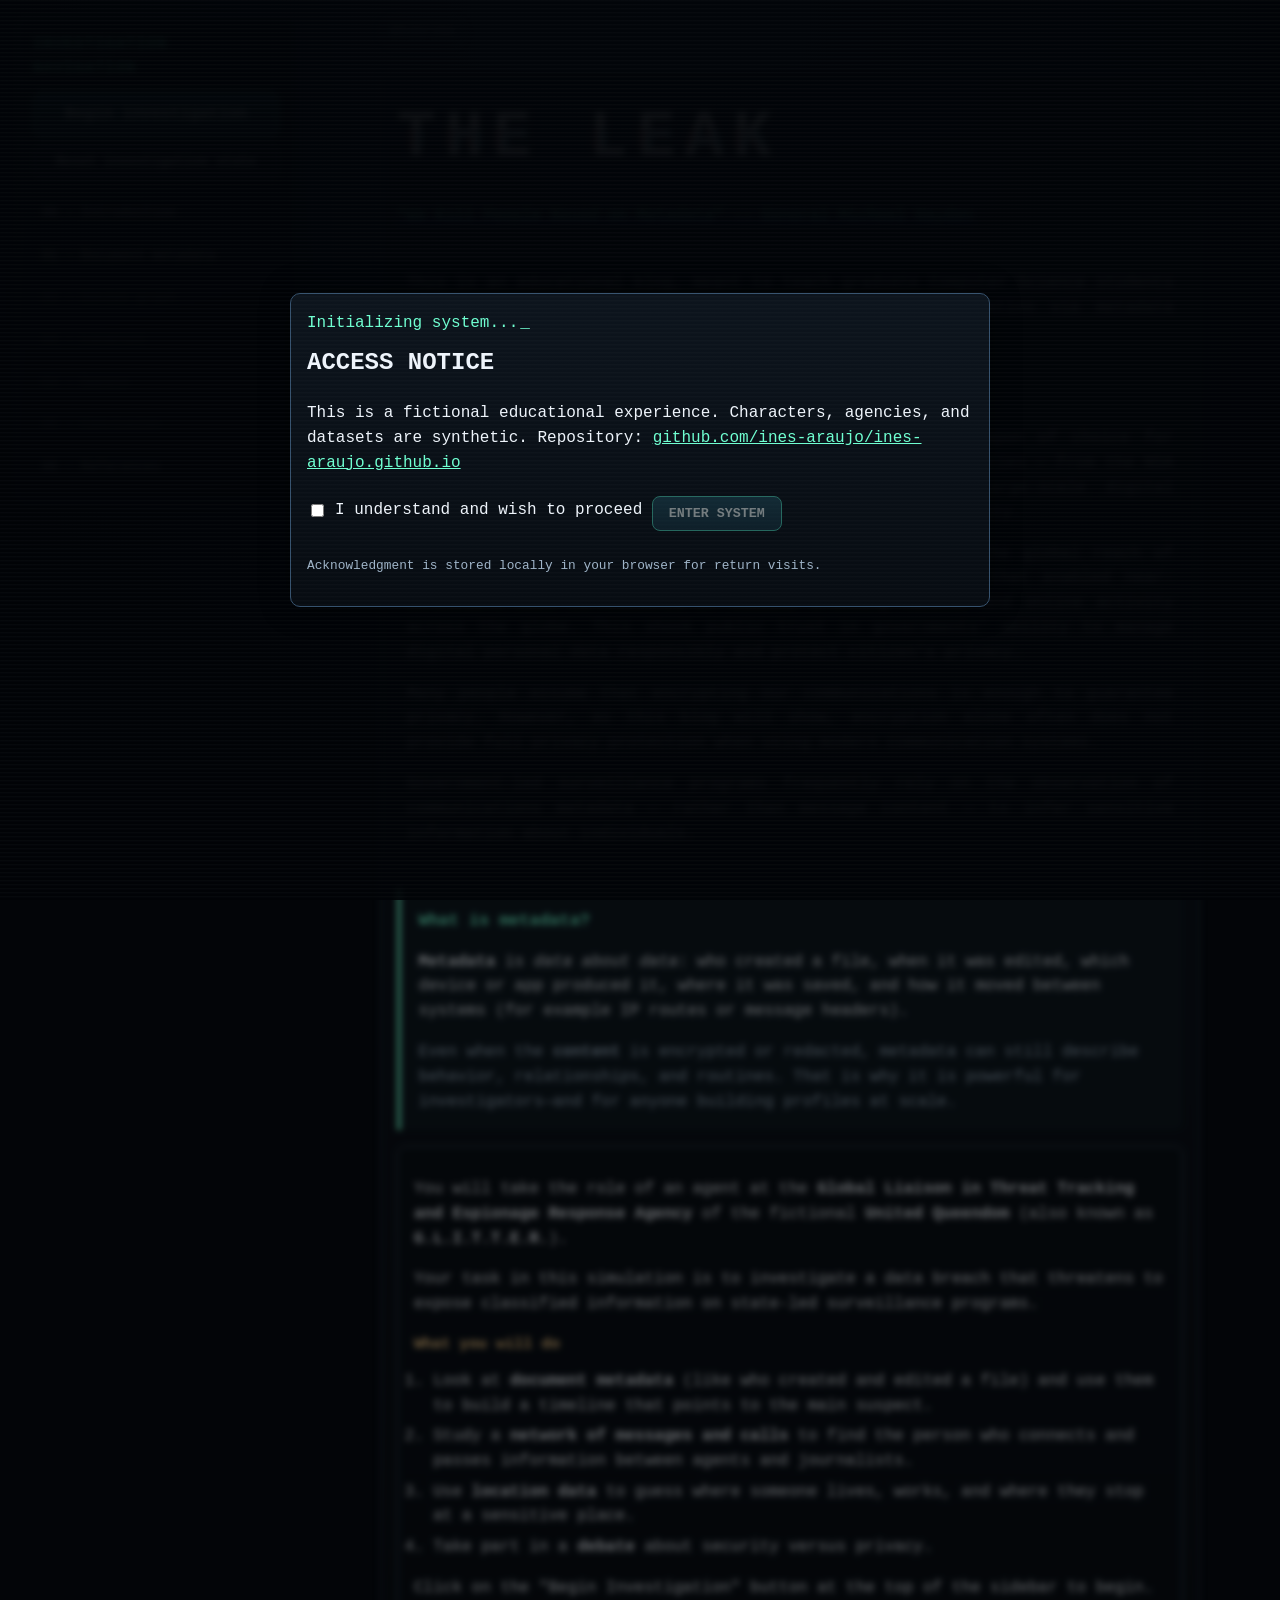
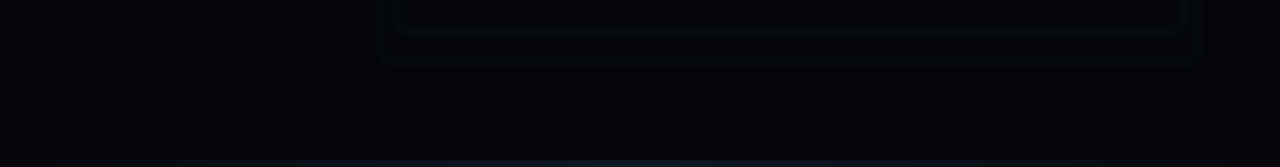
<file: index.html>
<!doctype html>
<html lang="en">
  <head>
    <meta charset="UTF-8" />
    <meta name="viewport" content="width=device-width, initial-scale=1.0" />
    <title>THE LEAK — Briefing</title>
    <link rel="stylesheet" href="./css/style.css" />
  </head>
  <body class="scanline gate-active">
    <div
      id="disclaimerGate"
      class="access-gate"
      role="dialog"
      aria-modal="true"
      aria-labelledby="accessNoticeTitle"
      aria-describedby="accessNoticeText"
    >
      <section class="access-panel">
        <p id="gateInit" class="gate-init"></p>
        <h2 id="accessNoticeTitle" class="glitch-target">ACCESS NOTICE</h2>
        <p id="accessNoticeText">
          This is a fictional educational experience. Characters, agencies, and datasets are synthetic.
          Repository:
          <a href="https://github.com/ines-araujo/ines-araujo.github.io" class="link-accent" target="_blank" rel="noreferrer"
            >github.com/ines-araujo/ines-araujo.github.io</a
          >
        </p>
        <label for="disclaimerCheck" class="gate-check">
          <input id="disclaimerCheck" type="checkbox" />
          I understand and wish to proceed
        </label>
        <button id="enterSystemBtn" type="button" class="btn btn-primary" disabled>ENTER SYSTEM</button>
        <p class="footer-note">Acknowledgment is stored locally in your browser for return visits.</p>
      </section>
    </div>

    <div id="siteContent" class="site-shell">
      <div id="progressToast" class="progress-toast" role="status" aria-live="polite"></div>
      <div class="layout-with-nav">
        <aside id="investigationNavMount" aria-label="Investigation navigation"></aside>
        <main class="main-flow container-inner">
          <div>
            <div class="topbar">
              <div class="tag easter-flicker">BRIEFING</div>
            </div>

            <section class="panel signal-intro">
              <h1 class="hero-title glitch" data-text="THE LEAK">THE LEAK</h1>
              <a href="https://www.youtube.com/watch?si=-uT2fyVXQztyIF7o&v=kV2HDM86XgI&feature=youtu.be" class="link-no-accent" target="_blank" rel="noreferrer"><p id="typedIntro" class="typed" aria-live="polite"></p></a>

              <div class="pretty-text">
                <p>This is an educational blog, meant to teach graduate Computer Science students about cyber‑surveillance and inference of private information via metadata analysis through an interactive 
                  investigation scenario.</p>
              </div>

              <div class="pretty-text">
                <h2 class="key-concept-title">Motivation</h2>
                <p>Since the early 2000s, cyber-espionage has become the weapon of choice for national security organizations worldwide. Intelligence agencies — from the NSA to GCHQ to Switzerland’s own NDB — have conducted large-scale digital surveillance operations, often in the name of national security.</p>  
                <p>In 2013, the Edward Snowden revelations leaked, exposing the global reach of programs like <a href="https://www.theguardian.com/world/2013/jun/06/us-tech-giants-nsa-data"  class="link-accent" target="_blank" rel="noreferrer">PRISM</a> and <a href="https://www.theguardian.com/world/2013/jul/31/nsa-top-secret-program-online-data"  class="link-accent" target="_blank" rel="noreferrer">XKeyscore</a>: intelligence programs that enabled near-omniscient mass surveillance of emails, browsing habits, and online activity across the globe. This shook public trust in governments’ ability to manage digital personal data responsibly and protect citizen's privacy.</p>
                <p>Many people assume that encrypting our communications is enough to guarantee privacy. However, as this blog will show, encryption alone often does not provide full privacy protection when using modern communication systems.</p>
                <p>Government-led surveillance programs frequently rely on the observation of communications metadata — rather than message content — to infer sensitive information about individuals.</p>
              </div>

              <div class="key-concept" role="region" aria-label="Definition of metadata">
                <h2 class="key-concept-title">What is metadata?</h2>
                <p>
                  <strong>Metadata</strong> is <em>data about data</em>: who created a file, when it was edited, which device or app
                  produced it, where it was saved, and how it moved between systems (for example IP routes or message headers).
                </p>
                <p class="muted key-concept-note">
                  Even when the <strong>content</strong> is encrypted or redacted, metadata can still describe behavior, relationships,
                  and routines. That is why it is powerful for investigators—and for anyone building profiles at scale.
                </p>
              </div>

              <div class="instruction-box">
                <p>You will take the role of an agent at the <strong>Global Liaison in Threat Tracking and Espionage Response Agency</strong> of the fictional <strong>United Queendom</strong> (also known as <strong>G.L.I.T.T.E.R.</strong>).</p>
                <p>Your task in this simulation is to investigate a data breach that threatens to expose classified information on state-led surveillance programs.</p>

                <h2 class="instruction-title">What you will do</h2>
                <ol class="instruction-list">
                  <li>Look at <strong>document metadata</strong> (like who created and edited a file) and use them to build a timeline that points to the main suspect.</li>
                  <li>Study a <strong>network of messages and calls</strong> to find the person who connects and passes information between agents and journalists.</li>
                  <li>Use <strong>location data</strong> to guess where someone lives, works, and where they stop at a sensitive place.</li>
                  <li>Take part in a <strong>debate</strong> about security versus privacy.</li>
                </ol>
                <p>Click on the "Begin Investigation" button at the top of the sidebar to begin.</p>
              </div>
            </section>
          </div>
        </main>
      </div>
    </div>
    <script src="./js/state.js"></script>
    <script src="./js/typing.js"></script>
    <script src="./js/disclaimer-gate.js"></script>
    <script src="./js/investigation-nav.js"></script>
    <script src="./js/landing.js"></script>
    <script src="./js/easter-eggs.js"></script>
  </body>
</html>
</file>
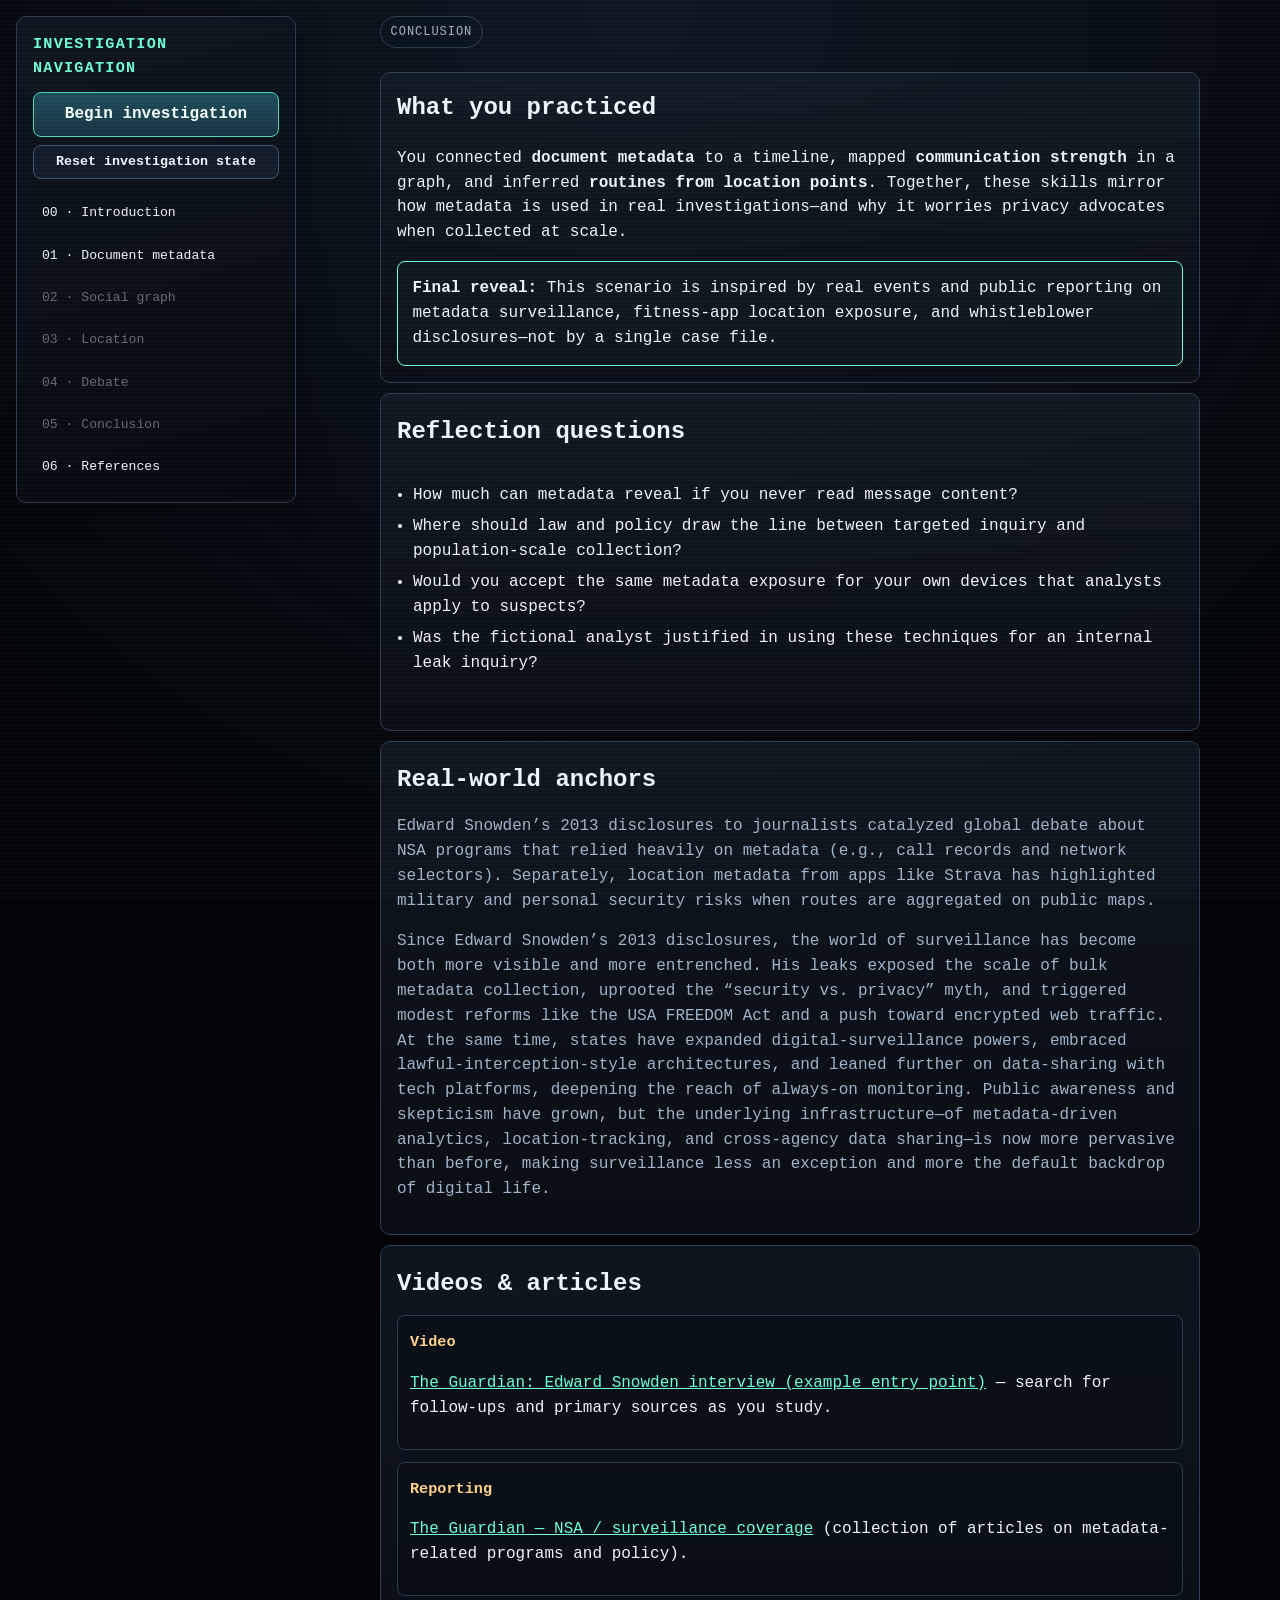
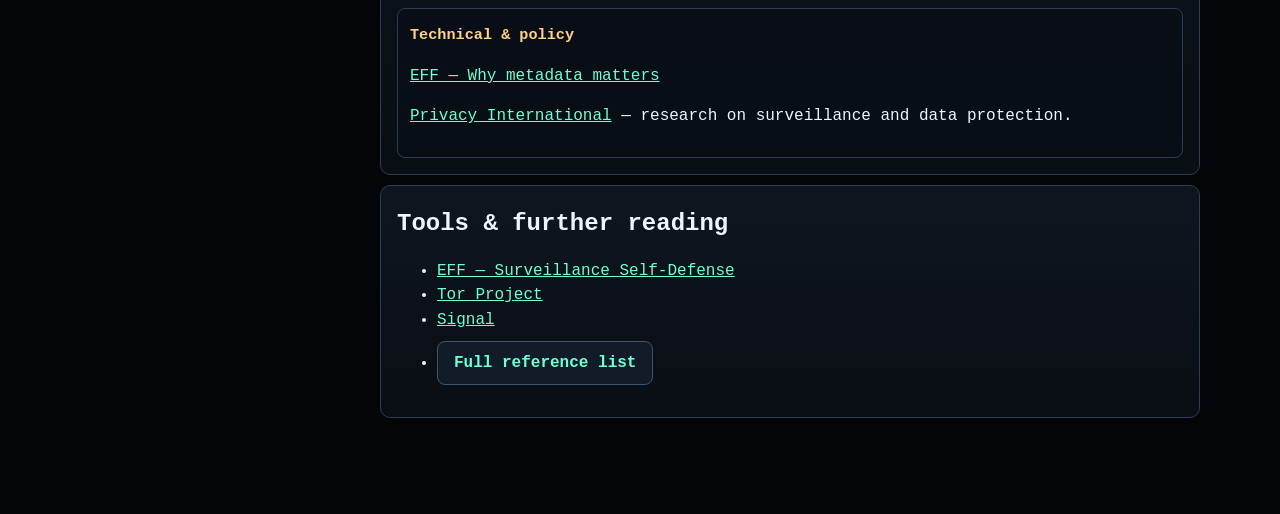
<file: conclusion.html>
<!doctype html>
<html lang="en">
  <head>
    <meta charset="UTF-8" />
    <meta name="viewport" content="width=device-width, initial-scale=1.0" />
    <title>Conclusion — The Leak</title>
    <link rel="stylesheet" href="./css/style.css" />
  </head>
  <body class="scanline">
    <div id="progressToast" class="progress-toast" role="status" aria-live="polite"></div>
    <div class="layout-with-nav">
      <aside id="investigationNavMount" aria-label="Investigation navigation"></aside>
      <main class="main-flow container-inner">
      <div>
        <div class="topbar">
          <div class="tag">CONCLUSION</div>
        </div>

        <section class="panel signal-intro">
          <h1>What you practiced</h1>
          <p>
            You connected <strong>document metadata</strong> to a timeline, mapped <strong>communication strength</strong> in a
            graph, and inferred <strong>routines from location points</strong>. Together, these skills mirror how metadata is
            used in real investigations—and why it worries privacy advocates when collected at scale.
          </p>
          <div class="reveal-box">
            <strong>Final reveal:</strong> This scenario is inspired by real events and public reporting on metadata surveillance,
            fitness-app location exposure, and whistleblower disclosures—not by a single case file.
          </div>
        </section>

        <section class="panel">
          <h2>Reflection questions</h2>
          <ul class="learning-goals">
            <li>How much can metadata reveal if you never read message content?</li>
            <li>Where should law and policy draw the line between targeted inquiry and population-scale collection?</li>
            <li>Would you accept the same metadata exposure for your own devices that analysts apply to suspects?</li>
            <li>Was the fictional analyst justified in using these techniques for an internal leak inquiry?</li>
          </ul>
        </section>

        <section class="panel">
          <h2>Real-world anchors</h2>
          <p class="muted">
            Edward Snowden’s 2013 disclosures to journalists catalyzed global debate about NSA programs that relied heavily on
            metadata (e.g., call records and network selectors). Separately, location metadata from apps like Strava has
            highlighted military and personal security risks when routes are aggregated on public maps.
          </p>
          <p class="muted">
            Since Edward Snowden’s 2013 disclosures, the world of surveillance has become both more visible and more entrenched. 
            His leaks exposed the scale of bulk metadata collection, uprooted the “security vs. privacy” myth, and triggered modest 
            reforms like the USA FREEDOM Act and a push toward encrypted web traffic. At the same time, states have expanded 
            digital‑surveillance powers, embraced lawful‑interception‑style architectures, and leaned further on data‑sharing with tech platforms, 
            deepening the reach of always‑on monitoring. Public awareness and skepticism have grown, but the underlying infrastructure—of 
            metadata‑driven analytics, location‑tracking, and cross‑agency data sharing—is now more pervasive than before, making surveillance 
            less an exception and more the default backdrop of digital life.
          </p>
        </section>

        <section class="panel">
          <h2>Videos &amp; articles</h2>
          <div class="resource-grid">
            <article class="resource-card">
              <h3 class="instruction-title">Video</h3>
              <p>
                <a
                  href="https://www.youtube.com/watch?v=yzJ0c_deZv0"
                  class="link-accent"
                  target="_blank"
                  rel="noreferrer"
                  >The Guardian: Edward Snowden interview (example entry point)</a
                >
                — search for follow-ups and primary sources as you study.
              </p>
            </article>
            <article class="resource-card">
              <h3 class="instruction-title">Reporting</h3>
              <p>
                <a href="https://www.theguardian.com/world/nsa" class="link-accent" target="_blank" rel="noreferrer"
                  >The Guardian — NSA / surveillance coverage</a
                >
                (collection of articles on metadata-related programs and policy).
              </p>
            </article>
            <article class="resource-card">
              <h3 class="instruction-title">Technical &amp; policy</h3>
              <p>
                <a href="https://www.eff.org/deeplinks/2013/06/why-metadata-matters" class="link-accent" target="_blank" rel="noreferrer"
                  >EFF — Why metadata matters</a
                >
              </p>
              <p>
                <a href="https://www.privacyinternational.org/" class="link-accent" target="_blank" rel="noreferrer"
                  >Privacy International</a
                >
                — research on surveillance and data protection.
              </p>
            </article>
          </div>
        </section>

        <section class="panel">
          <h2>Tools &amp; further reading</h2>
          <ul class="link-list">
            <li><a href="https://ssd.eff.org/" target="_blank" rel="noreferrer">EFF — Surveillance Self-Defense</a></li>
            <li><a href="https://www.torproject.org/" target="_blank" rel="noreferrer">Tor Project</a></li>
            <li><a href="https://signal.org/" target="_blank" rel="noreferrer">Signal</a></li>
            <li><a href="./references.html" class="btn btn-secondary" style="display: inline-block; margin-top: 0.5rem">Full reference list</a></li>
          </ul>
        </section>
      </div>
      </main>
    </div>
    <script src="./js/state.js"></script>
    <script src="./js/investigation-nav.js"></script>
    <script src="./js/easter-eggs.js"></script>
  </body>
</html>
</file>
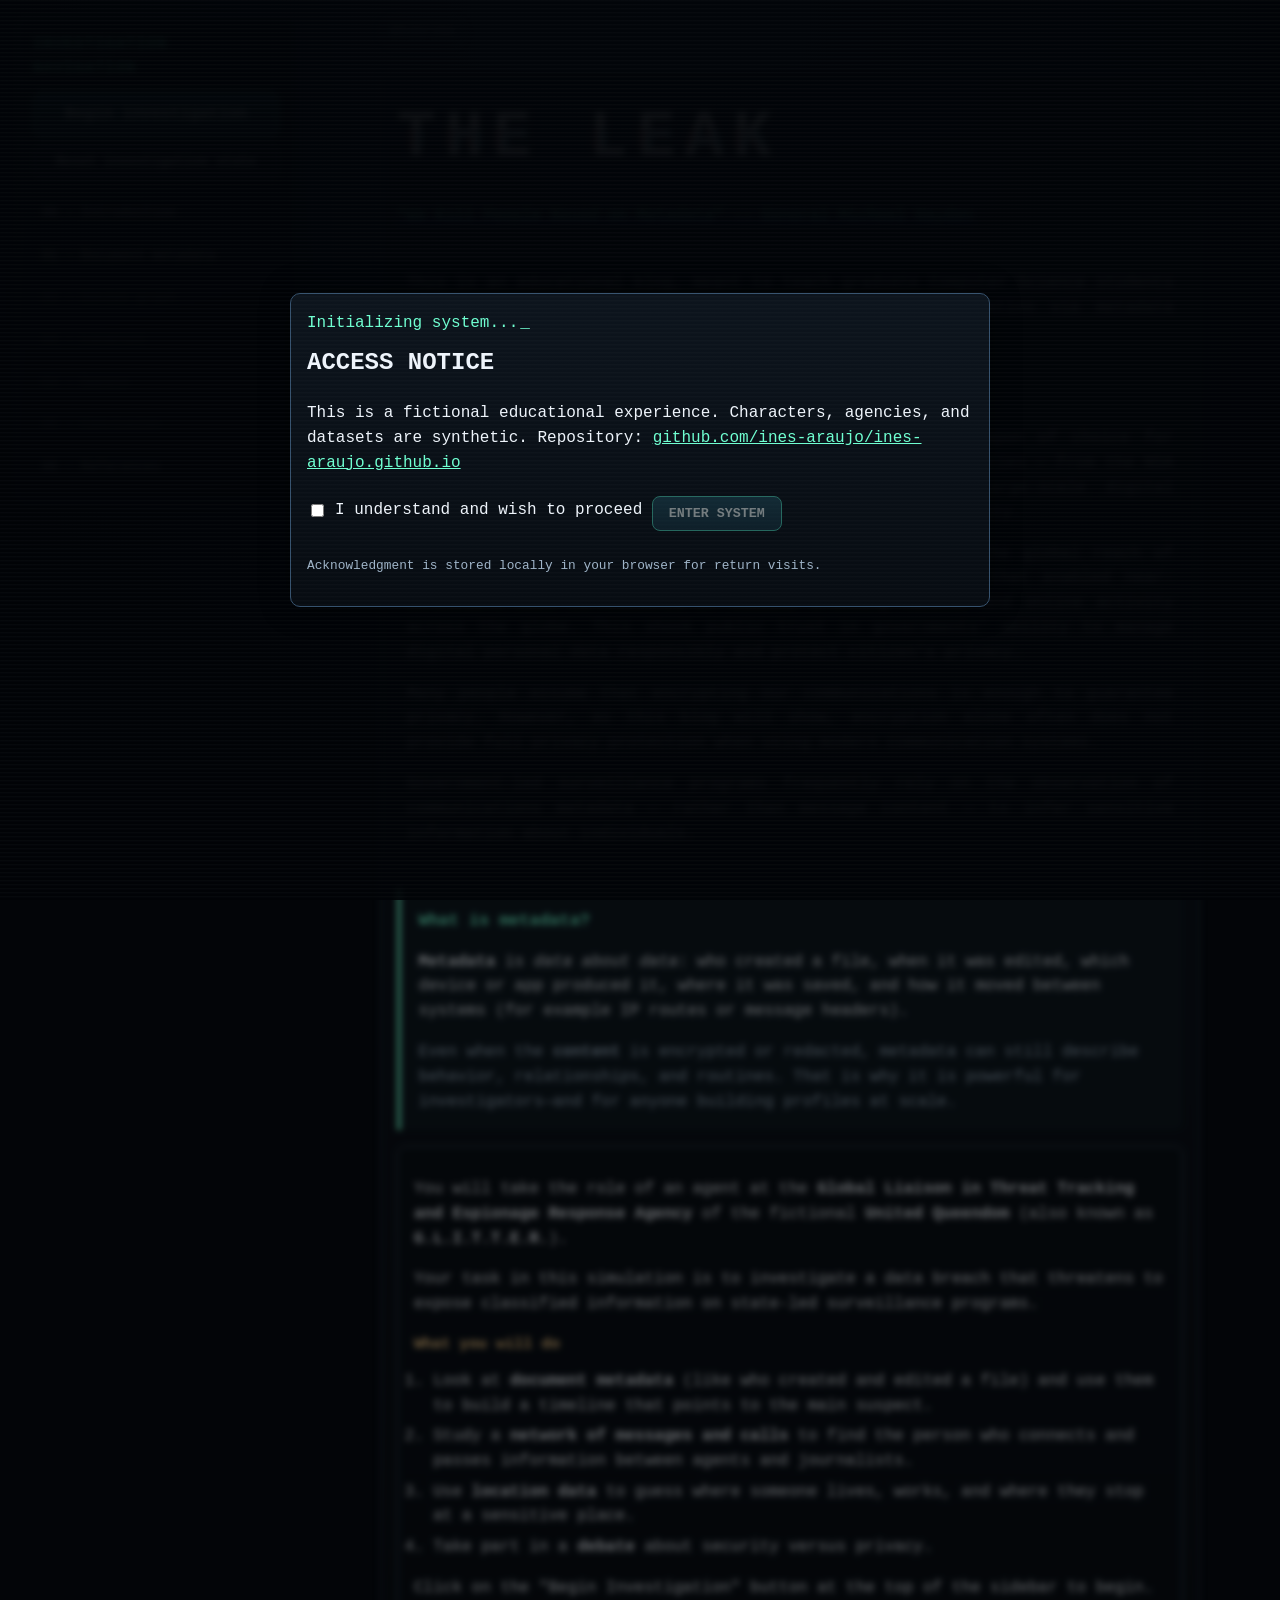
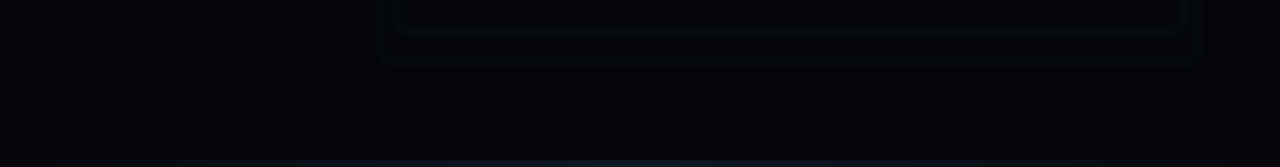
<file: debate.html>
<!doctype html>
<html lang="en">
  <head>
    <meta charset="UTF-8" />
    <meta name="viewport" content="width=device-width, initial-scale=1.0" />
    <title>Case File 04 — The Debate</title>
    <link rel="stylesheet" href="./css/style.css" />
  </head>
  <body class="scanline">
    <div id="progressToast" class="progress-toast" role="status" aria-live="polite"></div>
    <div class="layout-with-nav">
      <aside id="investigationNavMount" aria-label="Investigation navigation"></aside>
      <main class="main-flow container-inner">
      <div>
        <div class="topbar">
          <div class="tag">CASE FILE 04 · DEBATE</div>
        </div>

        <section class="panel signal-intro">
          <h1>Security, privacy, and metadata at scale</h1>
          <p>
            The recurrent concert visits, the "Popstar Health Clinic -- Wig Department" visit... your senses are on high alert. 
            You run a quick search, tracing patterns and dates until the truth snaps into focus.
            Riley Cyrus thought she could outsmart everyone by reinventing herself as Lannah Montanah—a secret agent and pop star undercover as, well,
            another secret agent and pop star! You definitely didn’t see this genius move coming!
          </p>
          <p>
            Determined to uncover the truth, you decide to confront Riley in person. Disguised behind your trusty “newspaper-with-eyeholes,” you snag VIP 
            tickets to Lannah Montana’s next concert and sneak into the backstage area.
          </p>
          <p>
            When Lannah Montana finally walks by, shining under the glow of stage lights, you drop the disguise and step forward to confront her.
          </p>
          <p class="muted">
            The following activity has no right or wrong answer. It's just an exercise for you to explore and challenge your views on the relationship between privacy and security.
          </p>
        </section>

        <section class="panel">
          <div id="speaker" class="tag speaker-tag">Speaker</div>
          <div id="dialogueText" class="dialogue-box" role="region" aria-live="polite"></div>
          <div id="choiceBox" class="choices"></div>
          <div id="hintMountDebate"></div>
          <p id="debateFeedback" class="status" role="status"></p>
        </section>
      </div>
      <a id="toConclusion" class="btn btn-primary btn-disabled" href="./conclusion.html" aria-disabled="true"
        >Open conclusion &amp; resources</a
      >
      </main>
    </div>
    <script src="./js/state.js"></script>
    <script src="./js/hints.js"></script>
    <script src="./js/investigation-nav.js"></script>
    <script src="./js/debate.js"></script>
    <script src="./js/easter-eggs.js"></script>
  </body>
</html>
</file>
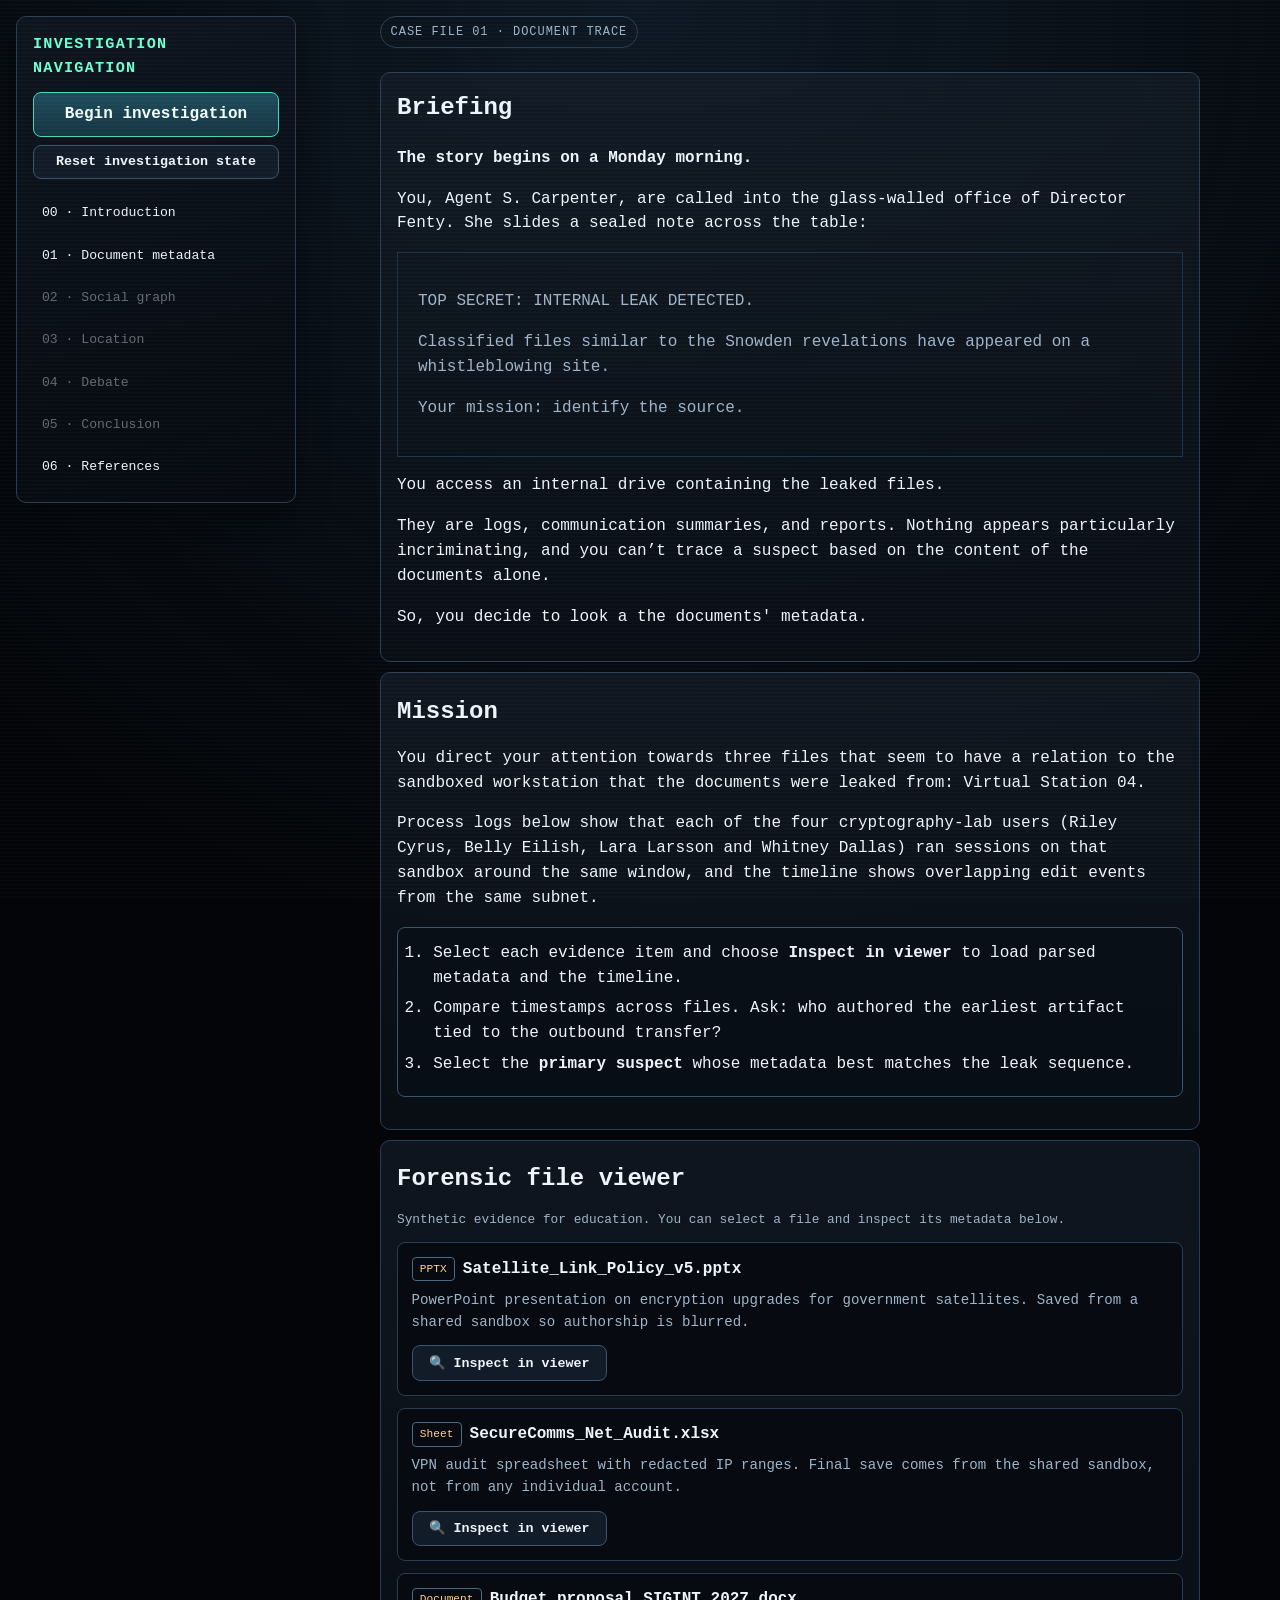
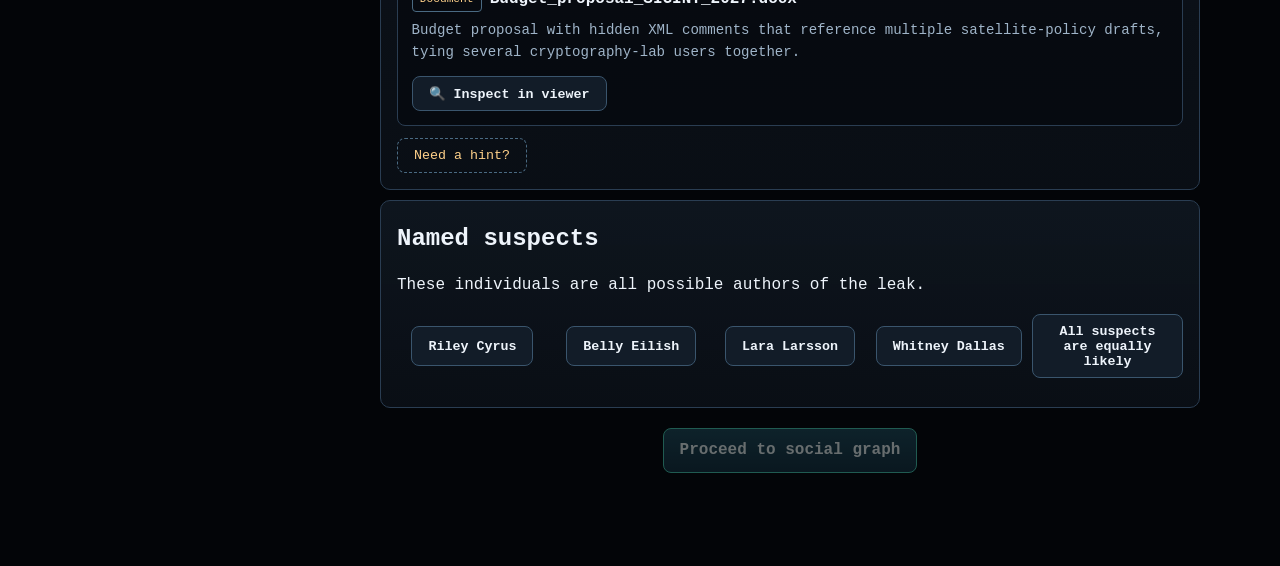
<file: docs-metadata.html>
<!doctype html>
<html lang="en">
  <head>
    <meta charset="UTF-8" />
    <meta name="viewport" content="width=device-width, initial-scale=1.0" />
    <title>Case File 01 — Document Metadata</title>
    <link rel="stylesheet" href="./css/style.css" />
  </head>
  <body class="scanline">
    <div id="progressToast" class="progress-toast" role="status" aria-live="polite"></div>
    <div class="layout-with-nav">
      <aside id="investigationNavMount" aria-label="Investigation navigation"></aside>
      <main class="main-flow container-inner">
        <div>
          <div class="topbar">
            <div class="tag">CASE FILE 01 · DOCUMENT TRACE</div>
          </div>

          <section class="panel signal-intro">
            <h1>Briefing</h1>
            <p>
              <strong>The story begins on a Monday morning.</strong>
            </p>
            <p>You, Agent S. Carpenter, are called into the glass-walled office of Director Fenty. She slides a sealed note across the table:</p>
            <div class="paper">
              <p class="muted">
                TOP SECRET: INTERNAL LEAK DETECTED.
              </p>
              <p class="muted">
                Classified files similar to the Snowden revelations have appeared on a whistleblowing site.
              </p>
              <p class="muted">
                Your mission: identify the source.
              </p>
            </div>
            <p>You access an internal drive containing the leaked files.</p>

            <p>They are logs, communication summaries, and reports. Nothing appears particularly incriminating, and you can’t trace a suspect based on the content of the documents alone.</p>
              
            <p>So, you decide to look a the documents' metadata.</p>
          </section>

          <!--<section class="panel">
            <h1>Document metadata</h1>
            <p>
              <strong>Document metadata</strong> is embedded or logged information about a file: author, creation and edit times,
              software, device identifiers, and sometimes location or network paths. It travels with copies and exports.
            </p>
            <p class="muted">
              Even if the document body is encrypted or you never read the paragraphs, metadata can show <em>who touched the file,
              when, and from where</em>—enough to anchor a timeline or match a workstation.
            </p>
          </section>-->

          <section class="panel">
            <h2>Mission</h2>
            <p>You direct your attention towards three files that seem to have a relation to the 
            sandboxed workstation that the documents were leaked from: Virtual Station 04.</p>

            <p>Process logs below show that each of the four cryptography‑lab users (Riley Cyrus, 
            Belly Eilish, Lara Larsson and Whitney Dallas) ran sessions on that sandbox around 
            the same window, and the timeline shows overlapping edit events from the same subnet. </p>

            <div class="instruction-box">
              <ol class="instruction-list">
                <li>Select each evidence item and choose <strong>Inspect in viewer</strong> to load parsed metadata and the timeline.</li>
                <li>Compare timestamps across files. Ask: who authored the earliest artifact tied to the outbound transfer?</li>
                <li>Select the <strong>primary suspect</strong> whose metadata best matches the leak sequence.</li>
              </ol>
            </div>
          </section>

          <section class="panel">
            <h2>Forensic file viewer</h2>
            <p class="muted small-print">Synthetic evidence for education. You can select a file and inspect its metadata below.</p>
            <div id="evidenceList" class="forensic-grid"></div>
            <div id="hintMountDoc"></div>
          </section>

          <section class="panel">
            <h2>Named suspects</h2>
            <p>
              These individuals are all possible authors of the leak.
            </p>
            <div id="suspectOptions" class="suspect-grid"></div>
            <p id="documentFeedback" class="status" role="status"></p>
          </section>
        </div>
        <a id="toGraph" class="btn btn-primary btn-disabled next-page-btn" href="./social-graph.html" aria-disabled="true">Proceed to social graph</a>
      </main>
    </div>
    <div id="forensicViewerModal" class="forensic-modal" aria-hidden="true" role="dialog" aria-modal="true" aria-label="Forensic file viewer">
      <div class="forensic-modal-backdrop" data-close="forensic-modal"></div>
      <section class="forensic-modal-panel panel">
        <button id="forensicModalClose" type="button" class="btn btn-secondary forensic-modal-close" aria-label="Close forensic viewer">Close</button>
        <h2>🔍 Forensic File Viewer</h2>
        <p class="muted small-print">Selected file: <span id="viewerFileName"></span></p>
        <h3>Parsed metadata</h3>
        <p class="muted small-print">Hover a field name for a short explanation.</p>
        <ul id="metadataPanel" class="metadata-list"></ul>
        <div class="timeline-panel forensic-viewer-timeline">
          <h3>Timeline</h3>
          <p class="muted small-print timeline-scroll-hint">Scroll to see more events</p>
          <div class="timeline-scroll">
            <div id="timeline" class="timeline"></div>
          </div>
        </div>
      </section>
    </div>
    <script src="./js/state.js"></script>
    <script src="./js/hints.js"></script>
    <script src="./js/investigation-nav.js"></script>
    <script src="./js/document-metadata.js"></script>
    <script src="./js/easter-eggs.js"></script>
  </body>
</html>
</file>
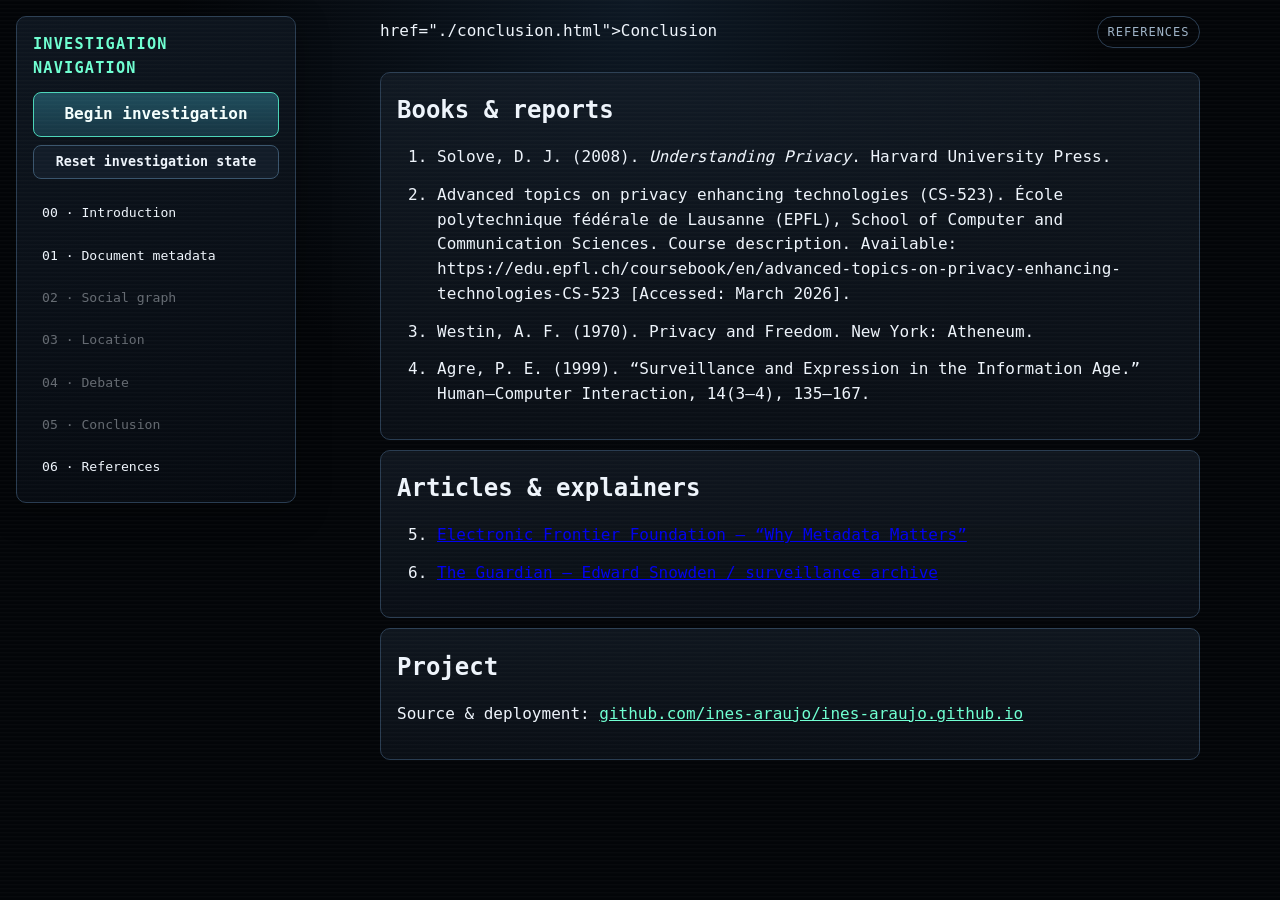
<file: references.html>
<!doctype html>
<html lang="en">
  <head>
    <meta charset="UTF-8" />
    <meta name="viewport" content="width=device-width, initial-scale=1.0" />
    <title>References — The Leak</title>
    <link rel="stylesheet" href="./css/style.css" />
  </head>
  <body class="scanline">
    <div id="progressToast" class="progress-toast" role="status" aria-live="polite"></div>
    <div class="layout-with-nav">
      <aside id="investigationNavMount" aria-label="Investigation navigation"></aside>
      <main class="main-flow container-inner">
      <div>
        <div class="topbar">
           href="./conclusion.html">Conclusion</a>
          <div class="tag">REFERENCES</div>
        </div>

        <section class="panel  signal-intro">
          <h2>Books &amp; reports</h2>
          <ol class="ref-list">
            <li>
              Solove, D. J. (2008). <em>Understanding Privacy</em>. Harvard University Press.
            </li>
            <li>
              Advanced topics on privacy enhancing technologies (CS‑523). École polytechnique fédérale de Lausanne (EPFL), School of Computer and Communication Sciences. Course description. Available: https://edu.epfl.ch/coursebook/en/advanced-topics-on-privacy-enhancing-technologies-CS-523 [Accessed: March 2026].
            </li>
            <li>
              Westin, A. F. (1970). Privacy and Freedom. New York: Atheneum.
            </li>
            <li>
              Agre, P. E. (1999). “Surveillance and Expression in the Information Age.” Human–Computer Interaction, 14(3–4), 135–167.
            </li>
          </ol>
        </section>

        <section class="panel">
          <h2>Articles &amp; explainers</h2>
          <ol class="ref-list" start="5">
            <li>
              <a href="https://www.eff.org/deeplinks/2013/06/why-metadata-matters" target="_blank" rel="noreferrer"
                >Electronic Frontier Foundation — “Why Metadata Matters”</a
              >
            </li>
            <li>
              <a href="https://www.theguardian.com/world/edward-snowden" target="_blank" rel="noreferrer"
                >The Guardian — Edward Snowden / surveillance archive</a
              >
            </li>
          </ol>
        </section>

        <section class="panel">
          <h2>Project</h2>
          <p>
            Source &amp; deployment:
            <a href="https://github.com/ines-araujo/ines-araujo.github.io" class="link-accent" target="_blank" rel="noreferrer"
              >github.com/ines-araujo/ines-araujo.github.io</a
            >
          </p>
        </section>

      </div>
      </main>
    </div>
    <script src="./js/state.js"></script>
    <script src="./js/investigation-nav.js"></script>
    <script src="./js/easter-eggs.js"></script>
  </body>
</html>
</file>
<file: css/style.css>
:root {
  --bg: #030508;
  --panel: #0e131a;
  --panel-soft: #131b24;
  --text: #eef4fb;
  --muted: #9fb4c8;
  --accent: #6fffd1;
  --warning: #ff7a7a;
  --amber: #ffd18a;
  --line: #2a3d52;
  --good: #9ef0a8;
  --btn-bg: #152433;
  --btn-border: #3d6a8a;
  --input-bg: #0a1018;
}

* {
  box-sizing: border-box;
}

body {
  margin: 0;
  font-family: "JetBrains Mono", "Fira Code", "Consolas", monospace;
  background: radial-gradient(circle at top, #0d1824, var(--bg) 42%);
  color: var(--text);
  min-height: 100vh;
  line-height: 1.55;
}

.main-flow {
  display: flex;
  flex-direction: column;
  flex: 1;
  align-items: center;
  gap: 20px; 
}

.scanline::before {
  content: "";
  position: fixed;
  inset: 0;
  pointer-events: none;
  background: repeating-linear-gradient(
    to bottom,
    rgba(255, 255, 255, 0.02) 0px,
    rgba(255, 255, 255, 0.02) 1px,
    transparent 2px,
    transparent 4px
  );
  mix-blend-mode: screen;
  z-index: 100;
}

.container,
.container-inner {
  max-width: 820px;
  margin: 0 auto;
  padding: 0 0 3rem;
}

.site-shell {
  min-height: 100vh;
}

.topbar {
  display: flex;
  justify-content: space-between;
  align-items: center;
  margin-bottom: 1.5rem;
  gap: 1rem;
}

.tag {
  border: 1px solid var(--line);
  color: var(--muted);
  padding: 0.35rem 0.6rem;
  border-radius: 999px;
  font-size: 0.75rem;
  letter-spacing: 0.08em;
}

.grid {
  display: grid;
  gap: 1rem;
}

.grid.two {
  grid-template-columns: repeat(auto-fit, minmax(280px, 1fr));
}

.panel {
  background: linear-gradient(180deg, rgba(20, 29, 40, 0.7), rgba(10, 15, 22, 0.95));
  border: 1px solid var(--line);
  border-radius: 10px;
  padding: 1rem;
  position: relative;
  overflow: hidden;
  margin-top: 10px !important;
}

/* Leaflet: parent overflow:hidden clips tile layers and markers; map panel must stay visible */
.panel.map-panel {
  overflow: visible;
}

.panel h2,
.panel h3 {
  margin: 0.2rem 0 0.8rem;
}

.muted {
  color: var(--muted);
}

.hero-title {
  margin: 0;
  letter-spacing: 0.15em;
  font-size: clamp(2rem, 6vw, 4rem);
}

.typed {
  min-height: 1.5rem;
  color: var(--accent);
}

.btn,
button {
  margin: auto;
  background: var(--btn-bg);
  border: 1px solid var(--btn-border);
  color: var(--text);
  padding: 0.55rem 1rem;
  border-radius: 8px;
  text-decoration: none;
  cursor: pointer;
  font-family: inherit;
  font-weight: 600;
  transition: border-color 0.15s ease, background 0.15s ease, transform 0.12s ease;
}

.btn:hover,
button:hover:not([disabled]) {
  border-color: var(--accent);
  background: #1a3348;
  transform: translateY(-1px);
}

.btn[disabled],
button[disabled] {
  cursor: not-allowed;
  opacity: 0.45;
}

.btn-primary {
  background: linear-gradient(180deg, #1f4d5c 0%, #163442 100%);
  border-color: #4ad4b8;
  color: #f4fffd;
}

.btn-primary:hover:not([disabled]) {
  border-color: #8fffea;
  background: linear-gradient(180deg, #256a7d 0%, #1a4552 100%);
}

.btn-secondary {
  background: #121c28;
  border-color: #3a556d;
}

.btn-hint {
  background: transparent;
  border: 1px dashed #4a6a82;
  color: var(--amber);
  font-weight: 500;
}

.btn-hint:disabled {
  opacity: 0.55;
}

.btn-disabled {
  pointer-events: auto;
  opacity: 0.42;
  cursor: not-allowed;
}

.input-field {
  width: 100%;
  max-width: 100%;
  padding: 0.5rem 0.65rem;
  border-radius: 6px;
  border: 1px solid #3d5670;
  background: var(--input-bg);
  color: var(--text);
  font-family: inherit;
  font-size: 0.9rem;
}

.input-field:focus {
  outline: 2px solid rgba(111, 255, 209, 0.35);
  outline-offset: 1px;
}

.input-label {
  display: block;
  font-size: 0.78rem;
  letter-spacing: 0.06em;
  text-transform: uppercase;
  color: var(--muted);
  margin-bottom: 0.25rem;
}

.form-row {
  margin: 0.65rem 0;
}

.mt-1 {
  margin-top: 1rem;
}

.nav-grid {
  display: grid;
  grid-template-columns: repeat(auto-fit, minmax(200px, 1fr));
  gap: 0.75rem;
}

.chapter-card {
  display: block;
  text-decoration: none;
  padding: 0.85rem;
  border: 1px solid var(--line);
  border-radius: 8px;
  color: var(--text);
  background: rgba(12, 18, 25, 0.8);
}

.chapter-card.locked {
  opacity: 0.35;
  pointer-events: none;
}

.status {
  font-size: 0.8rem;
  color: var(--muted);
}

.status.good {
  color: var(--good);
}

.status.warn {
  color: var(--warning);
}

.evidence-item {
  border: 1px solid var(--line);
  border-radius: 8px;
  padding: 0.75rem;
  margin-bottom: 0.75rem;
}

.metadata-list {
  list-style: none;
  padding: 0;
  margin: 0;
}

.metadata-list li {
  display: flex;
  justify-content: space-between;
  border-bottom: 1px dashed #2a3b4d;
  padding: 0.45rem 0;
  position: relative;
}

.field {
  color: var(--amber);
  cursor: help;
}

.tooltip {
  position: absolute;
  transform: translateY(-100%);
  background: #0c1723;
  border: 1px solid #36526e;
  padding: 0.45rem;
  border-radius: 6px;
  font-size: 0.75rem;
  width: min(250px, 70vw);
  display: none;
  z-index: 3;
}

.timeline {
  border-left: 2px solid #2b4258;
  margin-left: 0.6rem;
  padding-left: 1rem;
}

.event {
  margin: 0 0 0.9rem;
  position: relative;
}

.event::before {
  content: "";
  position: absolute;
  left: -1.31rem;
  top: 0.25rem;
  width: 9px;
  height: 9px;
  border-radius: 50%;
  background: var(--accent);
}

.hint {
  font-size: 0.85rem;
  color: var(--muted);
  border-left: 3px solid #304a64;
  padding-left: 0.6rem;
}

.graph-canvas,
#graph {
  width: 100%;
  height: 460px;
  border: 1px solid var(--line);
  border-radius: 8px;
  background: rgba(5, 9, 14, 0.75);
}

.metrics {
  border: 1px solid #304a63;
  border-radius: 8px;
  padding: 0.7rem;
  margin-top: 0.6rem;
}

#map {
  width: 100%;
  height: 440px;
  border-radius: 8px;
  border: 1px solid var(--line);
}

.dialogue-box {
  min-height: 160px;
  border: 1px solid var(--line);
  border-radius: 8px;
  padding: 0.9rem;
  background: rgba(7, 11, 16, 0.8);
}

.choices {
  margin-top: 1rem;
  display: grid !important;
  gap: 0.6rem;
  width: 100%;
}

.choices btn {
  padding: auto;
}

.redacted {
  background: #0a0f14;
  color: #0a0f14;
  padding: 0 0.3rem;
  border-radius: 3px;
  user-select: none;
}

.redacted:hover {
  color: #ff9a9a;
}

.flash {
  animation: flash 0.18s 2;
}

@keyframes flash {
  from {
    opacity: 1;
  }
  50% {
    opacity: 0.65;
  }
  to {
    opacity: 1;
  }
}

.glitch {
  position: relative;
}

.glitch::before,
.glitch::after {
  content: attr(data-text);
  position: absolute;
  left: 0;
  top: 0;
  clip-path: inset(40% 0 40% 0);
  opacity: 0.5;
}

.glitch::before {
  transform: translateX(-2px);
  color: #ff6b6b;
}

.glitch::after {
  transform: translateX(2px);
  color: #66d9ff;
}

.ref-list li {
  margin-bottom: 0.8rem;
}

.footer-note {
  margin-top: 1.3rem;
  color: var(--muted);
  font-size: 0.8rem;
}

/* Access gate overlay for first-time disclaimer acceptance. */
body.gate-active {
  overflow: hidden;
}

body.gate-active #siteContent {
  filter: blur(3px) brightness(0.45);
  pointer-events: none;
  user-select: none;
}

.access-gate {
  position: fixed;
  inset: 0;
  z-index: 1100;
  display: grid;
  place-items: center;
  background: rgba(2, 4, 7, 0.9);
  opacity: 0;
  visibility: hidden;
  transition: opacity 360ms ease, visibility 0s linear 360ms;
}

.access-gate::before {
  content: "";
  position: absolute;
  inset: 0;
  background: repeating-linear-gradient(
    to bottom,
    rgba(255, 255, 255, 0.018) 0,
    rgba(255, 255, 255, 0.018) 1px,
    transparent 2px,
    transparent 4px
  );
  pointer-events: none;
}

body.gate-active .access-gate {
  opacity: 1;
  visibility: visible;
  transition: opacity 320ms ease;
}

.access-panel {
  width: min(700px, 92vw);
  padding: 1.1rem 1rem;
  border: 1px solid #36526e;
  border-radius: 10px;
  background: linear-gradient(180deg, rgba(13, 21, 30, 0.96), rgba(7, 12, 18, 0.98));
  box-shadow: 0 0 30px rgba(0, 0, 0, 0.45);
  animation: gateFlickerIn 540ms ease 1;
}

.access-panel h2 {
  margin-top: 0.3rem;
}

.gate-init {
  margin: 0 0 0.5rem;
  color: var(--accent);
  min-height: 1.2rem;
}

.gate-init::after {
  content: "_";
  animation: blinkCursor 0.8s step-end infinite;
  margin-left: 2px;
}

.gate-check {
  display: inline-flex;
  gap: 0.5rem;
  align-items: center;
  margin: 0.4rem 0 0.8rem;
}

body.gate-exit .access-gate {
  opacity: 0;
  visibility: hidden;
}

@keyframes gateFlickerIn {
  0% {
    opacity: 0;
    transform: translateY(8px) scale(0.995);
  }
  35% {
    opacity: 0.5;
  }
  60% {
    opacity: 0.88;
  }
  100% {
    opacity: 1;
    transform: translateY(0) scale(1);
  }
}

@keyframes blinkCursor {
  0%,
  49% {
    opacity: 1;
  }
  50%,
  100% {
    opacity: 0;
  }
}

/* ----- Learner-first layout & navigation ----- */
.layout-with-nav {
  display: grid;
  grid-template-columns: minmax(240px, 280px) minmax(0, 1fr);
  gap: 1.25rem;
  max-width: 1280px;
  margin: 0 auto;
  padding: 1rem 1rem 3rem;
  align-items: start;
}

@media (max-width: 900px) {
  .layout-with-nav {
    grid-template-columns: 1fr;
  }
}

.inv-nav-panel {
  position: sticky;
  top: 0.75rem;
  padding: 1rem;
  border: 1px solid var(--line);
  border-radius: 10px;
  background: linear-gradient(165deg, rgba(14, 22, 32, 0.95), rgba(6, 10, 16, 0.98));
  box-shadow: 0 8px 32px rgba(0, 0, 0, 0.35);
}

.inv-nav-title {
  margin: 0 0 0.75rem;
  font-size: 0.95rem;
  letter-spacing: 0.08em;
  text-transform: uppercase;
  color: var(--accent);
}

.inv-nav-panel .btn-primary {
  display: block;
  width: 100%;
  text-align: center;
  margin-bottom: 0.5rem;
}

.inv-nav-panel .btn-secondary {
  display: block;
  width: 100%;
  text-align: center;
  margin-bottom: 1rem;
}

.inv-nav-chapters {
  display: flex;
  flex-direction: column;
  gap: 0.35rem;
}

.inv-nav-link {
  display: block;
  padding: 0.45rem 0.5rem;
  border-radius: 6px;
  color: var(--text);
  text-decoration: none;
  font-size: 0.82rem;
  border: 1px solid transparent;
}

.inv-nav-link:hover {
  border-color: #3d5a72;
  background: rgba(255, 255, 255, 0.03);
}

.inv-nav-link--locked {
  opacity: 0.4;
  cursor: not-allowed;
}

.progress-toast {
  position: fixed;
  bottom: 1.25rem;
  left: 50%;
  transform: translateX(-50%) translateY(120%);
  z-index: 1150;
  padding: 0.65rem 1.1rem;
  border-radius: 8px;
  background: #1a0f12;
  border: 1px solid #c45c6a;
  color: #ffd6da;
  font-size: 0.88rem;
  max-width: min(520px, 92vw);
  text-align: center;
  pointer-events: none;
  opacity: 0;
  transition: opacity 0.25s ease, transform 0.35s ease;
}

.progress-toast--show {
  opacity: 1;
  transform: translateX(-50%) translateY(0);
}

.signal-intro h1 {
  margin-top: 0;
}

.key-concept {
  margin: 1rem 0;
  padding: 1rem 1rem 1rem 1.1rem;
  border-left: 4px solid var(--accent);
  background: rgba(15, 28, 38, 0.65);
  border-radius: 0 8px 8px 0;
}

.key-concept-title {
  margin: 0 0 0.5rem;
  font-size: 1.05rem;
  color: var(--accent);
}

.key-concept-note {
  margin-bottom: 0;
}

.instruction-box {
  margin: 1rem 0;
  padding: 0.85rem 1rem;
  border: 1px solid #3a556d;
  border-radius: 8px;
  background: rgba(8, 14, 22, 0.65);
}

.instruction-title {
  margin: 0 0 0.5rem;
  font-size: 0.95rem;
  color: var(--amber);
}

.instruction-list {
  margin: 0;
  padding-left: 1.2rem;
}

.instruction-list li {
  margin-bottom: 0.35rem;
}

.learning-goals {
  margin-top: 1rem;
  padding: 1rem;
}

.learning-goals li {
  margin-bottom: 0.4rem;
}

.small-print {
  font-size: 0.8rem;
}

.link-accent {
  color: var(--accent);
}

.link-no.accent {
  text-decoration: none;
}

.hint-block {
  margin-top: 0.75rem;
}

.hint-panel {
  margin-top: 0.5rem;
  padding: 0.6rem 0.75rem;
  border: 1px dashed #4a6a82;
  border-radius: 6px;
  background: rgba(0, 0, 0, 0.2);
}

.hint-list {
  margin: 0;
  padding-left: 1.1rem;
  color: var(--muted);
  font-size: 0.88rem;
}

.hint-list li {
  margin-bottom: 0.35rem;
}

.forensic-grid {
  display: grid;
  gap: 0.75rem;
}

.forensic-card {
  border: 1px solid var(--line);
  border-radius: 8px;
  padding: 0.85rem;
  background: rgba(6, 10, 16, 0.85);
}

.forensic-card-active {
  border-color: var(--accent);
  box-shadow: 0 0 0 1px rgba(111, 255, 209, 0.25);
}

.forensic-card-head {
  display: flex;
  align-items: center;
  gap: 0.5rem;
  margin-bottom: 0.5rem;
}

.forensic-badge {
  font-size: 0.7rem;
  padding: 0.15rem 0.45rem;
  border-radius: 4px;
  border: 1px solid #4a6a82;
  color: var(--amber);
}

.forensic-name {
  font-weight: 700;
}

.forensic-desc {
  margin: 0 0 0.75rem;
  color: var(--muted);
  font-size: 0.88rem;
}

.timeline-panel {
  display: flex;
  flex-direction: column;
  min-height: 280px;
}

.timeline-scroll {
  position: relative;
  max-height: 220px;
  overflow-y: auto;
  padding-right: 0.35rem;
  margin-top: 0.25rem;
  scrollbar-color: #3d5a72 #0a1018;
}

.timeline-scroll::after {
  content: "";
  position: sticky;
  bottom: 0;
  display: block;
  height: 28px;
  margin-top: -28px;
  pointer-events: none;
  background: linear-gradient(transparent, rgba(8, 12, 18, 0.95));
}

.timeline-scroll-hint {
  margin: 0;
  font-size: 0.78rem;
  color: var(--amber);
}

.suspect-grid {
  display: grid;
  grid-template-columns: repeat(auto-fit, minmax(140px, 1fr));
  gap: 0.5rem;
  margin: 0.75rem 0;
}

.suspect-btn {
  min-height: 2.5rem;
}

.map-panel #map {
  height: 460px;
}

.map-caption {
  margin: 0.5rem 0 0;
}

.cluster-legend {
  margin-top: 0.7rem;
  border: 1px solid #3a556d;
  border-radius: 8px;
  background: rgba(8, 14, 22, 0.75);
  padding: 0.65rem 0.75rem;
}

.cluster-legend h4 {
  margin: 0 0 0.45rem;
  color: var(--amber);
  font-size: 0.82rem;
}

.cluster-legend-list {
  margin: 0;
  padding-left: 1.1rem;
  font-size: 0.8rem;
}

.cluster-legend-list li {
  margin-bottom: 0.3rem;
}

.legend-dot {
  display: inline-block;
  width: 10px;
  height: 10px;
  border-radius: 50%;
  margin-right: 0.45rem;
  border: 1px solid rgba(255, 255, 255, 0.25);
}

.legend-ring {
  display: inline-block;
  width: 16px;
  height: 10px;
  border: 2px dashed #455a64;
  border-radius: 20px;
  margin-right: 0.35rem;
  vertical-align: middle;
}

.speaker-tag {
  margin-bottom: 0.6rem;
}

.narrative-continuity {
  border-left: 3px solid #304a64;
  padding-left: 0.65rem;
}

.hover-distort:hover {
  animation: distortText 0.35s ease;
}

@keyframes distortText {
  0% {
    transform: skewX(0deg);
  }
  40% {
    transform: skewX(-2deg) translateX(1px);
  }
  100% {
    transform: skewX(0deg);
  }
}

.flash-subtle {
  animation: flash 0.22s ease 1;
}

.easter-egg {
  margin-top: 0.75rem;
}

.link-list a {
  color: var(--accent);
}

.resource-grid {
  display: grid;
  gap: 0.75rem;
}

.resource-card {
  border: 1px solid var(--line);
  border-radius: 8px;
  padding: 0.75rem;
  background: rgba(8, 14, 22, 0.55);
}

.reveal-box {
  margin-top: 1rem;
  padding: 0.9rem;
  border: 1px solid #6fffd1;
  border-radius: 8px;
  background: rgba(20, 45, 42, 0.25);
}

.pretty-text {
  padding: 10px;
  text-align: justify;
}

.paper {
  border-color: #1a3348;
  border-width: 1.5px;
  border-style: solid;
  padding: 20px;
}

.forensic-viewer-timeline {
  margin-top: 0.65rem;
}

.forensic-modal {
  position: fixed;
  inset: 0;
  display: none;
  z-index: 1200;
}

.forensic-modal-open {
  display: block;
}

.forensic-modal-backdrop {
  position: absolute;
  inset: 0;
  background: rgba(2, 4, 8, 0.7);
}

.forensic-modal-panel {
  position: relative;
  width: min(860px, 92vw);
  max-height: 88vh;
  margin: 4vh auto;
  overflow-y: auto;
  z-index: 1;
}

.forensic-modal-close {
  position: sticky;
  top: 0;
  float: right;
}

body.forensic-modal-active {
  overflow: hidden;
}
</file>
